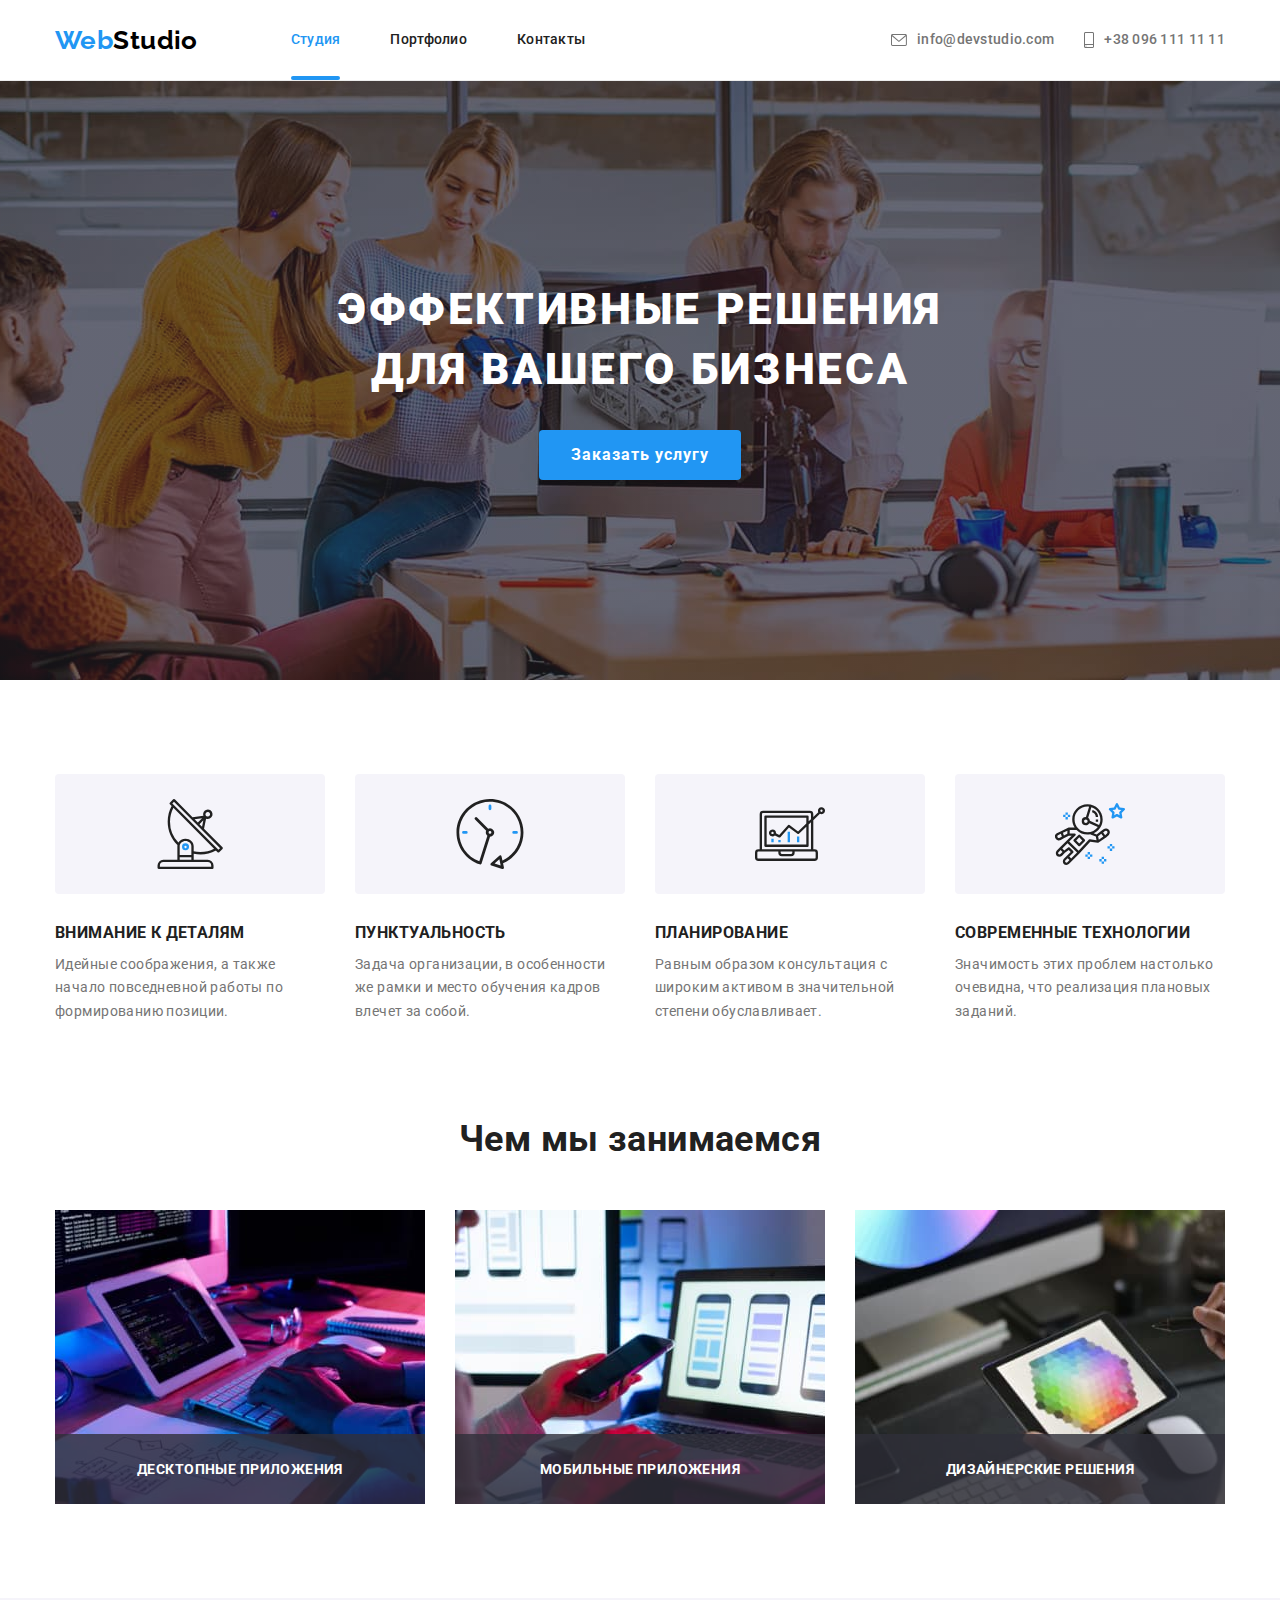
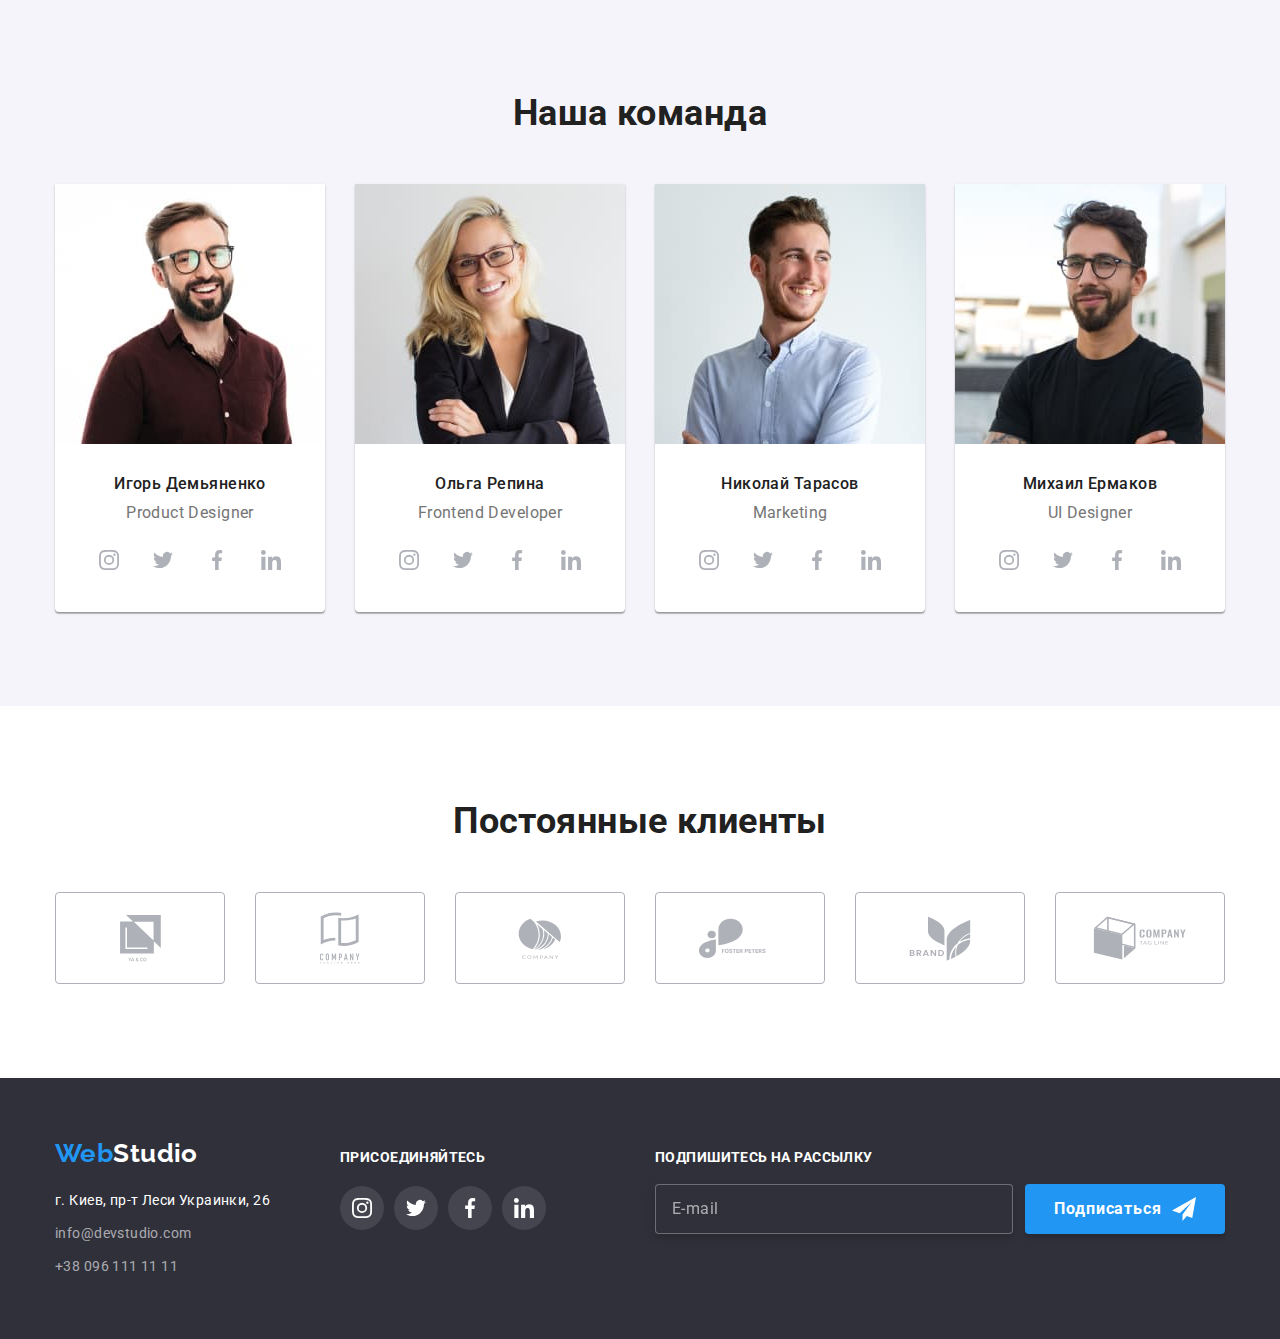
<file: index.html>
<!DOCTYPE html>
<html lang="ru">
    <head>
        <meta charset="UTF-8">
        <meta http-equiv="X-UA-Compatible" content="IE=edge">
        <meta name="viewport" content="width=device-width, initial-scale=1.0">
        <title>Document</title> 

        <link rel="preconnect" href="https://fonts.gstatic.com" />
        <link 
            href="https://fonts.googleapis.com/css2?family=Raleway:wght@700&family=Roboto:wght@400;500;700;900&display=swap"
            rel="stylesheet" />
        <link rel="stylesheet" href="https://cdnjs.cloudflare.com/ajax/libs/modern-normalize/1.0.0/modern-normalize.min.css" />
        <link rel="stylesheet" href="./css/styles.css" />
    </head>

  
    <body>
        <!-- Шапка -->
        <header class="page-header">
            <div class="container header">
                <nav class="header-links"> 
                    <!-- Логотип, название сайта и ссылка на Главную-->
                    <a class="logo" href="/">
                        Web<span class="logo-part">Studio</span>
                    </a>

                    <!-- Навигация в шапке -->
                    <ul class="site-nav list"> 
                        <li class="item"><a href="./index.html" class="link current">Студия</a></li>
                        <li class="item"><a href="./portfolio.html" class="link">Портфолио</a></li>
                        <li class="item"><a href="./contacts.html" class="link">Контакты</a></li>
                    </ul>
                </nav>

                <ul class="contacts list">
                    <li class="item">
                        <a href="mailto:info@devstudio.com" class="link">
                            <svg class="icon envelope" width="16" height="12">
                                <use href="./images/icons.svg#envelope"></use>
                            </svg>
                            info@devstudio.com
                        </a>
                    </li>
                    <li class="item">
                        <a href="tel:+380961111111" class="link">
                            <svg class="icon smartphone" width="10" height="16">
                                <use href="./images/icons.svg#smartphone"></use>
                            </svg>
                            +38 096 111 11 11
                        </a>
                    </li>
                </ul>
            </div>
        </header>

        <main>
            <!-- Баннер -->
            <section class="banner">
                <h1 class="banner-title">ЭФФЕКТИВНЫЕ РЕШЕНИЯ<br />ДЛЯ ВАШЕГО БИЗНЕСА</h1>
                <button data-modal-open type="button" class="buttons banner-button">Заказать услугу</button>
            </section>

            <!-- Особенности -->
            <section class="section">
                <div class="container">
                    <ul class="features list">
                        <li class="item">
                            <div class="features-icons">
                                <svg class="icon" width="70" height="70">
                                    <use href="./images/icons.svg#antenna"></use>
                                </svg>
                            </div>
                            <h3 class="features-title">ВНИМАНИЕ К ДЕТАЛЯМ</h3>
                            <p class="features-text">Идейные соображения, а также начало повседневной работы по формированию позиции.</p>
                        </li>
                        <li class="item">
                            <div class="features-icons">
                                <svg class="icon" width="70" height="70">
                                    <use href="./images/icons.svg#clock"></use>
                                </svg>
                            </div>
                            <h3 class="features-title">ПУНКТУАЛЬНОСТЬ</h3>
                            <p class="features-text">Задача организации, в особенности же рамки и место обучения кадров влечет за собой.</p>
                        </li>
                        <li class="item">
                            <div class="features-icons">
                                <svg class="icon" width="70" height="70">
                                    <use href="./images/icons.svg#diagram"></use>
                                </svg>
                            </div>
                            <h3 class="features-title" >ПЛАНИРОВАНИЕ</h3>
                            <p class="features-text">Равным образом консультация с широким активом в значительной степени обуславливает.</p>
                        </li>
                        <li class="item">
                            <div class="features-icons">
                                <svg class="icon" width="70" height="70">
                                    <use href="./images/icons.svg#astronaut"></use>
                                </svg>
                            </div>
                            <h3 class="features-title">СОВРЕМЕННЫЕ ТЕХНОЛОГИИ</h3>
                            <p class="features-text">Значимость этих проблем настолько очевидна, что реализация плановых заданий.</p>
                        </li>
                    </ul>
                </div>
            </section>

            <!-- Чем мы занимаемся -->
            <section class="section working">
                <div class="container">
                    <h2 class="section-title">Чем мы занимаемся</h2>
                    <ul class="img-work list">
                        <li class="item">
                            <img src="./images/img.jpg" alt="Компьютер" width="370" height="294">
                            <div class="work-title">
                                <h3 class="title">ДЕСКТОПНЫЕ ПРИЛОЖЕНИЯ</h3>
                            </div>
                        </li>
                        <li class="item">
                            <img src="./images/img2.jpg" alt="Телефон" width="370" height="294">
                            <div class="work-title">
                                <h3 class="title">МОБИЛЬНЫЕ ПРИЛОЖЕНИЯ</h3>
                            </div>
                        </li>
                        <li class="item">
                            <img src="./images/img3.jpg" alt="Планшет" width="370" height="294">
                            <div class="work-title">
                                <h3 class="title">ДИЗАЙНЕРСКИЕ РЕШЕНИЯ</h3>
                            </div>
                        </li>
                    </ul>
                </div>
            </section>

            <!-- Наша команда -->
            <section class="section team">
                <div class="container">
                    <h2 class="section-title">Наша команда</h2>
                    <ul class="dream-team list">
                        <li class="team-member">
                            <img src="./images/photo1.jpg" alt="Игорь Демьяненко" width="270" height="260">
                            <div class="member-content">
                                <h3 class="member-name">Игорь Демьяненко</h3>
                                <p class="member-position">Product Designer</p>
                            
                                <ul class="member-pages list">
                                    <li class="page item">
                                        <a href="" class="page-icon link" aria-label="Instagram">
                                            <svg class="icon" width="20" height="20">
                                                <use href="./images/icons.svg#instagram"></use>
                                            </svg>
                                        </a>
                                    </li>

                                    <li class="page item">
                                        <a href="" class="page-icon link" aria-label="Twitter">
                                            <svg class="icon" width="20" height="20">
                                                <use href="./images/icons.svg#twitter"></use>
                                            </svg>
                                        </a>
                                    </li>

                                    <li class="page item">
                                        <a href="" class="page-icon link" aria-label="Facebook">
                                            <svg class="icon" width="20" height="20">
                                                <use href="./images/icons.svg#facebook"></use>
                                            </svg>
                                        </a>
                                    </li>

                                    <li class="page item">
                                        <a href="" class="page-icon link" aria-label="Linkedin">
                                            <svg class="icon" width="20" height="20">
                                                <use href="./images/icons.svg#linkedin"></use>
                                            </svg>
                                        </a>
                                    </li>
                                </ul>
                            </div>
                        </li>
                        <li class="team-member">
                            <img src="./images/photo2.jpg" alt="Ольга Репина" width="270" height="260">
                            <div class="member-content">
                                <h3 class="member-name">Ольга Репина</h3>
                                <p class="member-position">Frontend Developer</p>

                                <ul class="member-pages list">
                                    <li class="page item">
                                        <a href="" class="page-icon link" aria-label="Instagram">
                                            <svg class="icon" width="20" height="20">
                                                <use href="./images/icons.svg#instagram"></use>
                                            </svg>
                                        </a>
                                    </li>
                                
                                    <li class="page item">
                                        <a href="" class="page-icon link" aria-label="Twitter">
                                            <svg class="icon" width="20" height="20">
                                                <use href="./images/icons.svg#twitter"></use>
                                            </svg>
                                        </a>
                                    </li>
                                
                                    <li class="page item">
                                        <a href="" class="page-icon link" aria-label="Facebook">
                                            <svg class="icon" width="20" height="20">
                                                <use href="./images/icons.svg#facebook"></use>
                                            </svg>
                                        </a>
                                    </li>
                                
                                    <li class="page item">
                                        <a href="" class="page-icon link" aria-label="Linkedin">
                                            <svg class="icon" width="20" height="20">
                                                <use href="./images/icons.svg#linkedin"></use>
                                            </svg>
                                        </a>
                                    </li>
                                </ul>
                            </div>
                        </li>
                        <li class="team-member">
                            <img src="./images/photo3.jpg" alt="Николай Тарасов" width="270" height="260">
                            <div class="member-content">
                                <h3 class="member-name">Николай Тарасов</h3>
                                <p class="member-position">Marketing</p>

                                <ul class="member-pages list">
                                    <li class="page item">
                                        <a href="" class="page-icon link" aria-label="Instagram">
                                            <svg class="icon" width="20" height="20">
                                                <use href="./images/icons.svg#instagram"></use>
                                            </svg>
                                        </a>
                                    </li>
                                
                                    <li class="page item">
                                        <a href="" class="page-icon link" aria-label="Twitter">
                                            <svg class="icon" width="20" height="20">
                                                <use href="./images/icons.svg#twitter"></use>
                                            </svg>
                                        </a>
                                    </li>
                                
                                    <li class="page item">
                                        <a href="" class="page-icon link" aria-label="Facebook">
                                            <svg class="icon" width="20" height="20">
                                                <use href="./images/icons.svg#facebook"></use>
                                            </svg>
                                        </a>
                                    </li>
                                
                                    <li class="page item">
                                        <a href="" class="page-icon link" aria-label="Linkedin">
                                            <svg class="icon" width="20" height="20">
                                                <use href="./images/icons.svg#linkedin"></use>
                                            </svg>
                                        </a>
                                    </li>
                                </ul>
                            </div>
                        </li>
                        <li class="team-member">
                            <img src="./images/photo4.jpg" alt="Михаил Ермаков" width="270" height="260">
                            <div class="member-content">
                                <h3 class="member-name">Михаил Ермаков</h3>
                                <p class="member-position">UI Designer</p>

                                <ul class="member-pages list">
                                    <li class="page item">
                                        <a href="" class="page-icon link" aria-label="Instagram">
                                            <svg class="icon" width="20" height="20">
                                                <use href="./images/icons.svg#instagram"></use>
                                            </svg>
                                        </a>
                                    </li>
                                
                                    <li class="page item">
                                        <a href="" class="page-icon link" aria-label="Twitter">
                                            <svg class="icon" width="20" height="20">
                                                <use href="./images/icons.svg#twitter"></use>
                                            </svg>
                                        </a>
                                    </li>
                                
                                    <li class="page item">
                                        <a href="" class="page-icon link" aria-label="Facebook">
                                            <svg class="icon" width="20" height="20">
                                                <use href="./images/icons.svg#facebook"></use>
                                            </svg>
                                        </a>
                                    </li>
                                
                                    <li class="page item">
                                        <a href="" class="page-icon link" aria-label="Linkedin">
                                            <svg class="icon" width="20" height="20">
                                                <use href="./images/icons.svg#linkedin"></use>
                                            </svg>
                                        </a>
                                    </li>
                                </ul>
                            </div>
                        </li>
                    </ul>
                </div>
            </section>

            <section class="section">
                <div class="container">
                    <h2 class="section-title">Постоянные клиенты</h2>
                
                    <ul class="clients list">
                        <li class="group item">
                            <a href="" class="group-icon link" aria-label="Company">
                                <svg class="icon" width="41" height="46.7">
                                    <use href="./images/icons.svg#group"></use>
                                </svg>
                            </a>
                        </li>

                        <li class="group item">
                            <a href="" class="group-icon link" aria-label="Company">
                                <svg class="icon" width="40" height="52">
                                    <use href="./images/icons.svg#group-2"></use>
                                </svg>
                            </a>
                        </li>

                        <li class="group item">
                            <a href="" class="group-icon link" aria-label="Company">
                                <svg class="icon" width="43.46" height="41.18">
                                    <use href="./images/icons.svg#group-3"></use>
                                </svg>
                            </a>
                        </li>

                        <li class="group item">
                            <a href="" class="group-icon link" aria-label="Company">
                                <svg class="icon" width="84.44" height="40.62">
                                    <use href="./images/icons.svg#group-4"></use>
                                </svg>
                            </a>
                        </li>

                        <li class="group item">
                            <a href="" class="group-icon link" aria-label="Company">
                                <svg class="icon" width="62.54" height="45.43">
                                    <use href="./images/icons.svg#group-5"></use>
                                </svg>
                            </a>
                        </li>

                        <li class="group item">
                            <a href="" class="group-icon link" aria-label="Company">
                                <svg class="icon" width="93.79" height="43.93">
                                    <use href="./images/icons.svg#group-6"></use>
                                </svg>
                            </a>
                        </li>
                    </ul>
                </div>
            </section>

        </main>

        <!-- Подвал -->
        <footer class="footer">
            <div class="container">
                <div class="footer-address">
                    <!-- Логотип, название сайта и ссылка на Главную-->
                    <a class="logo" href="/">
                        Web<span class="logo-part">Studio</span>
                    </a>

                    <address class="address">
                        <p class="address-text">г. Киев, пр-т Леси Украинки, 26</p>
                
                        <ul class="list">
                            <li class="item"><a href="mailto:info@devstudio.com" class="link">info@devstudio.com</a></li>
                            <li class="item"><a href="tel:+380961111111" class="link">+38 096 111 11 11</a></li>
                        </ul>
                    </address>
                </div>

                <div class="social">
                    <h3 class="title">ПРИСОЕДИНЯЙТЕСЬ</h3>

                    <ul class="social-pages list">
                        <li class="page item">
                            <a href="" class="page-icon link" aria-label="Instagram">
                                <svg class="icon" width="20" height="20">
                                    <use href="./images/icons.svg#instagram"></use>
                                </svg>
                            </a>
                        </li>
                    
                        <li class="page item">
                            <a href="" class="page-icon link" aria-label="Twitter">
                                <svg class="icon" width="20" height="20">
                                    <use href="./images/icons.svg#twitter"></use>
                                </svg>
                            </a>
                        </li>
                    
                        <li class="page item">
                            <a href="" class="page-icon link" aria-label="Facebook">
                                <svg class="icon" width="20" height="20">
                                    <use href="./images/icons.svg#facebook"></use>
                                </svg>
                            </a>
                        </li>
                    
                        <li class="page item">
                            <a href="" class="page-icon link" aria-label="Linkedin">
                                <svg class="icon" width="20" height="20">
                                    <use href="./images/icons.svg#linkedin"></use>
                                </svg>
                            </a>
                        </li>
                    </ul>

                </div>

                <form class="footer-form">
                    <h3 class="title">ПОДПИШИТЕСЬ НА РАССЫЛКУ</h3>

                    <div class="form">
                        <input class="form-input" type="email" name="client-mail" placeholder="E-mail"/>
                            <button type="submit" class="buttons submit-btn">
                                Подписаться
                                <svg class="send-icon" width="24" height="24">
                                    <use href="./images/icons.svg#line-send"></use>
                                </svg>
                            </button>
                    </div>
                </form>
            </div>
        </footer>

        <div data-modal class="backdrop is-hidden">
            <div class="modal">
                <button data-modal-close class="close-btn">
                    <svg class="close-icon" width="11" height="11">
                        <use href="./images/icons.svg#close"></use>
                    </svg>
                </button>

                <form class="modal-form">
                    <h3 class="modal-title">Оставьте свои данные, мы вам перезвоним</h3>
                    

                    <label class="form-field">
                        <span class="form-label">Имя</span>
                        <input type="text" name="client-name" class="form-input" required>
                        <svg class="form-icon" width="12" height="12">
                            <use href="./images/icons.svg#name"></use>
                        </svg>
                    </label>

                    <label class="form-field">
                        <span class="form-label">Телефон</span>
                        <input type="tel" name="client-tel" class="form-input" required>
                        <svg class="form-icon" width="13" height="13">
                            <use href="./images/icons.svg#phone"></use>
                        </svg>
                    </label>

                    <label class="form-field">
                        <span class="form-label">Почта</span>
                        <input type="email" name="client-mail" class="form-input">
                        <svg class="form-icon" width="15" height="12">
                            <use href="./images/icons.svg#envelope-form"></use>
                        </svg>
                    </label>

                    <label class="form-field">
                        <span class="form-label">Комментарий</span>
                        <textarea class="comment" name="client-comment" placeholder="Введите текст"></textarea>
                    </label>

                    <label class="policy-field">
                        <input class="checkbox" type="checkbox" name="policy" required>
                        <span class="icon"></span>
                        <span class="policy">Соглашаюсь с рассылкой и принимаю <a href="" class="contract-link">Условия договора</a></span>
                    </label>

                    <button class="buttons submit-btn" type="submit">Отправить</button>
                </form>
            </div>
        </div>

        <script src="./js/modal.js"></script> 
    </body>
</html>
</file>
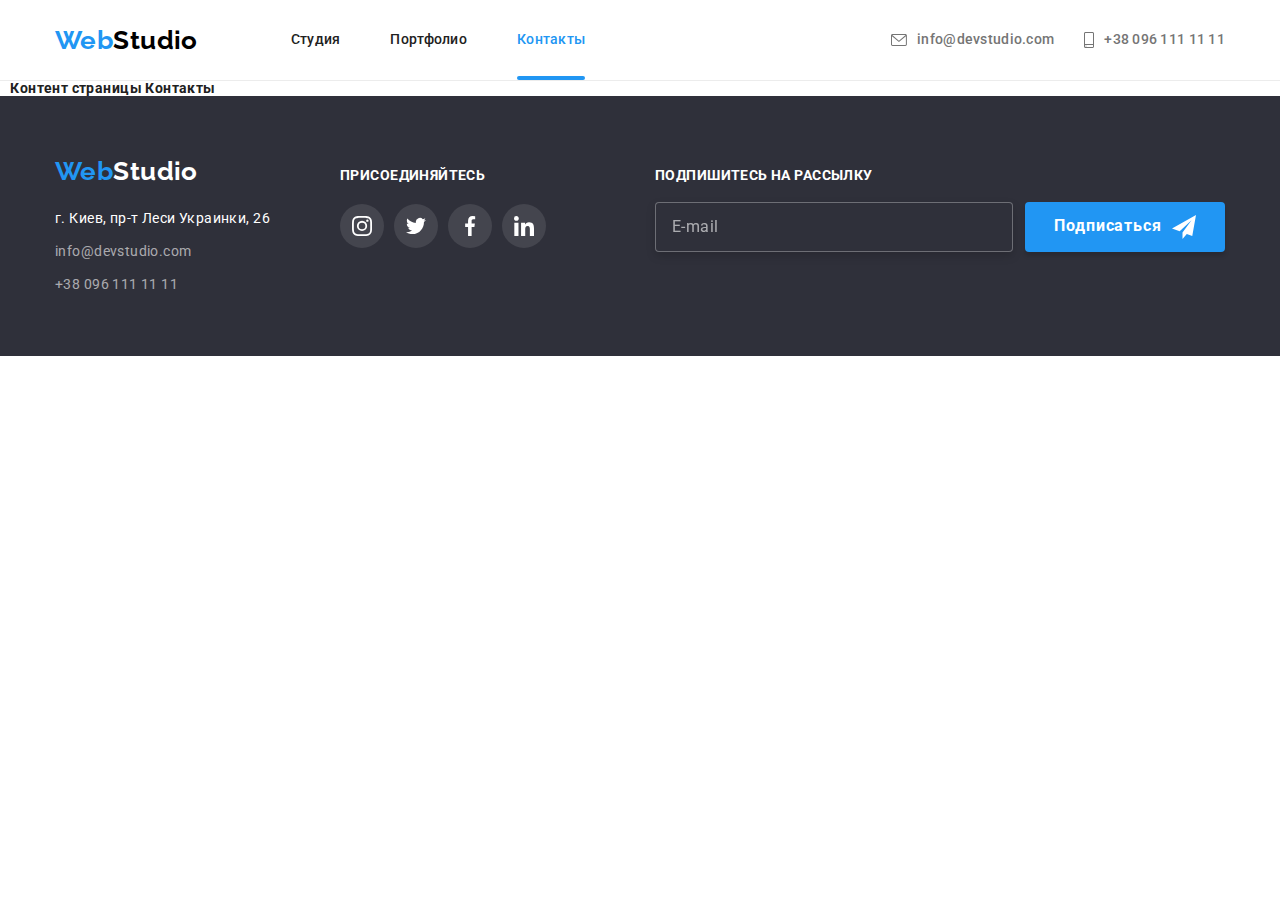
<file: contacts.html>
<!DOCTYPE html>
<html lang="ru">
    <head>
        <meta charset="UTF-8">
        <meta http-equiv="X-UA-Compatible" content="IE=edge">
        <meta name="viewport" content="width=device-width, initial-scale=1.0">
        <title>Document</title>

        <link rel="preconnect" href="https://fonts.gstatic.com" />
        <link
            href="https://fonts.googleapis.com/css2?family=Raleway:wght@700&family=Roboto:wght@400;500;700;900&display=swap"
            rel="stylesheet" />
        <link rel="stylesheet"
            href="https://cdnjs.cloudflare.com/ajax/libs/modern-normalize/1.0.0/modern-normalize.min.css" />
        <link rel="stylesheet" href="./css/styles.css" />
    </head>


    <body>
        <!-- Шапка -->
        <header class="page-header">
            <div class="container header">
                <nav class="header-links">
                    <!-- Логотип, название сайта и ссылка на Главную-->
                    <a class="logo" href="/">
                        Web<span class="logo-part">Studio</span>
                    </a>
        
                    <!-- Навигация в шапке -->
                    <ul class="site-nav list">
                        <li class="item"><a href="./index.html" class="link">Студия</a></li>
                        <li class="item"><a href="./portfolio.html" class="link">Портфолио</a></li>
                        <li class="item"><a href="./contacts.html" class="link current">Контакты</a></li>
                    </ul>
                </nav>
        
                <ul class="contacts list">
                    <li class="item">
                        <a href="mailto:info@devstudio.com" class="link">
                            <svg class="icon envelope" width="16" height="12">
                                <use href="./images/icons.svg#envelope"></use>
                            </svg>
                            info@devstudio.com
                        </a>
                    </li>
                    <li class="item">
                        <a href="tel:+380961111111" class="link">
                            <svg class="icon smartphone" width="10" height="16">
                                <use href="./images/icons.svg#smartphone"></use>
                            </svg>
                            +38 096 111 11 11
                        </a>
                    </li>
                </ul>
            </div>
        </header>


        <main>  
            Контент страницы Контакты
        </main>

        <!-- Подвал -->
        <footer class="footer">
            <div class="container">
                <div class="footer-address">
                    <!-- Логотип, название сайта и ссылка на Главную-->
                    <a class="logo" href="/">
                        Web<span class="logo-part">Studio</span>
                    </a>
        
                    <address class="address">
                        <p class="address-text">г. Киев, пр-т Леси Украинки, 26</p>
        
                        <ul class="list">
                            <li class="item"><a href="mailto:info@devstudio.com" class="link">info@devstudio.com</a></li>
                            <li class="item"><a href="tel:+380961111111" class="link">+38 096 111 11 11</a></li>
                        </ul>
                    </address>
                </div>
        
                <div class="social">
                    <h3 class="title">ПРИСОЕДИНЯЙТЕСЬ</h3>
        
                    <ul class="social-pages list">
                        <li class="page item">
                            <a href="" class="page-icon link" aria-label="Instagram">
                                <svg class="icon" width="20" height="20">
                                    <use href="./images/icons.svg#instagram"></use>
                                </svg>
                            </a>
                        </li>
        
                        <li class="page item">
                            <a href="" class="page-icon link" aria-label="Twitter">
                                <svg class="icon" width="20" height="20">
                                    <use href="./images/icons.svg#twitter"></use>
                                </svg>
                            </a>
                        </li>
        
                        <li class="page item">
                            <a href="" class="page-icon link" aria-label="Facebook">
                                <svg class="icon" width="20" height="20">
                                    <use href="./images/icons.svg#facebook"></use>
                                </svg>
                            </a>
                        </li>
        
                        <li class="page item">
                            <a href="" class="page-icon link" aria-label="Linkedin">
                                <svg class="icon" width="20" height="20">
                                    <use href="./images/icons.svg#linkedin"></use>
                                </svg>
                            </a>
                        </li>
                    </ul>
        
                </div>

                <form class="footer-form">
                    <h3 class="title">ПОДПИШИТЕСЬ НА РАССЫЛКУ</h3>
                
                    <div class="form">
                        <input class="form-input" type="email" name="client-mail" placeholder="E-mail" />
                        <button type="submit" class="buttons submit-btn">
                            Подписаться
                            <svg class="send-icon" width="24" height="24">
                                <use href="./images/icons.svg#line-send"></use>
                            </svg>
                        </button>
                    </div>
                </form>
            </div>
        
        </footer>
    </body>

</html>
</file>
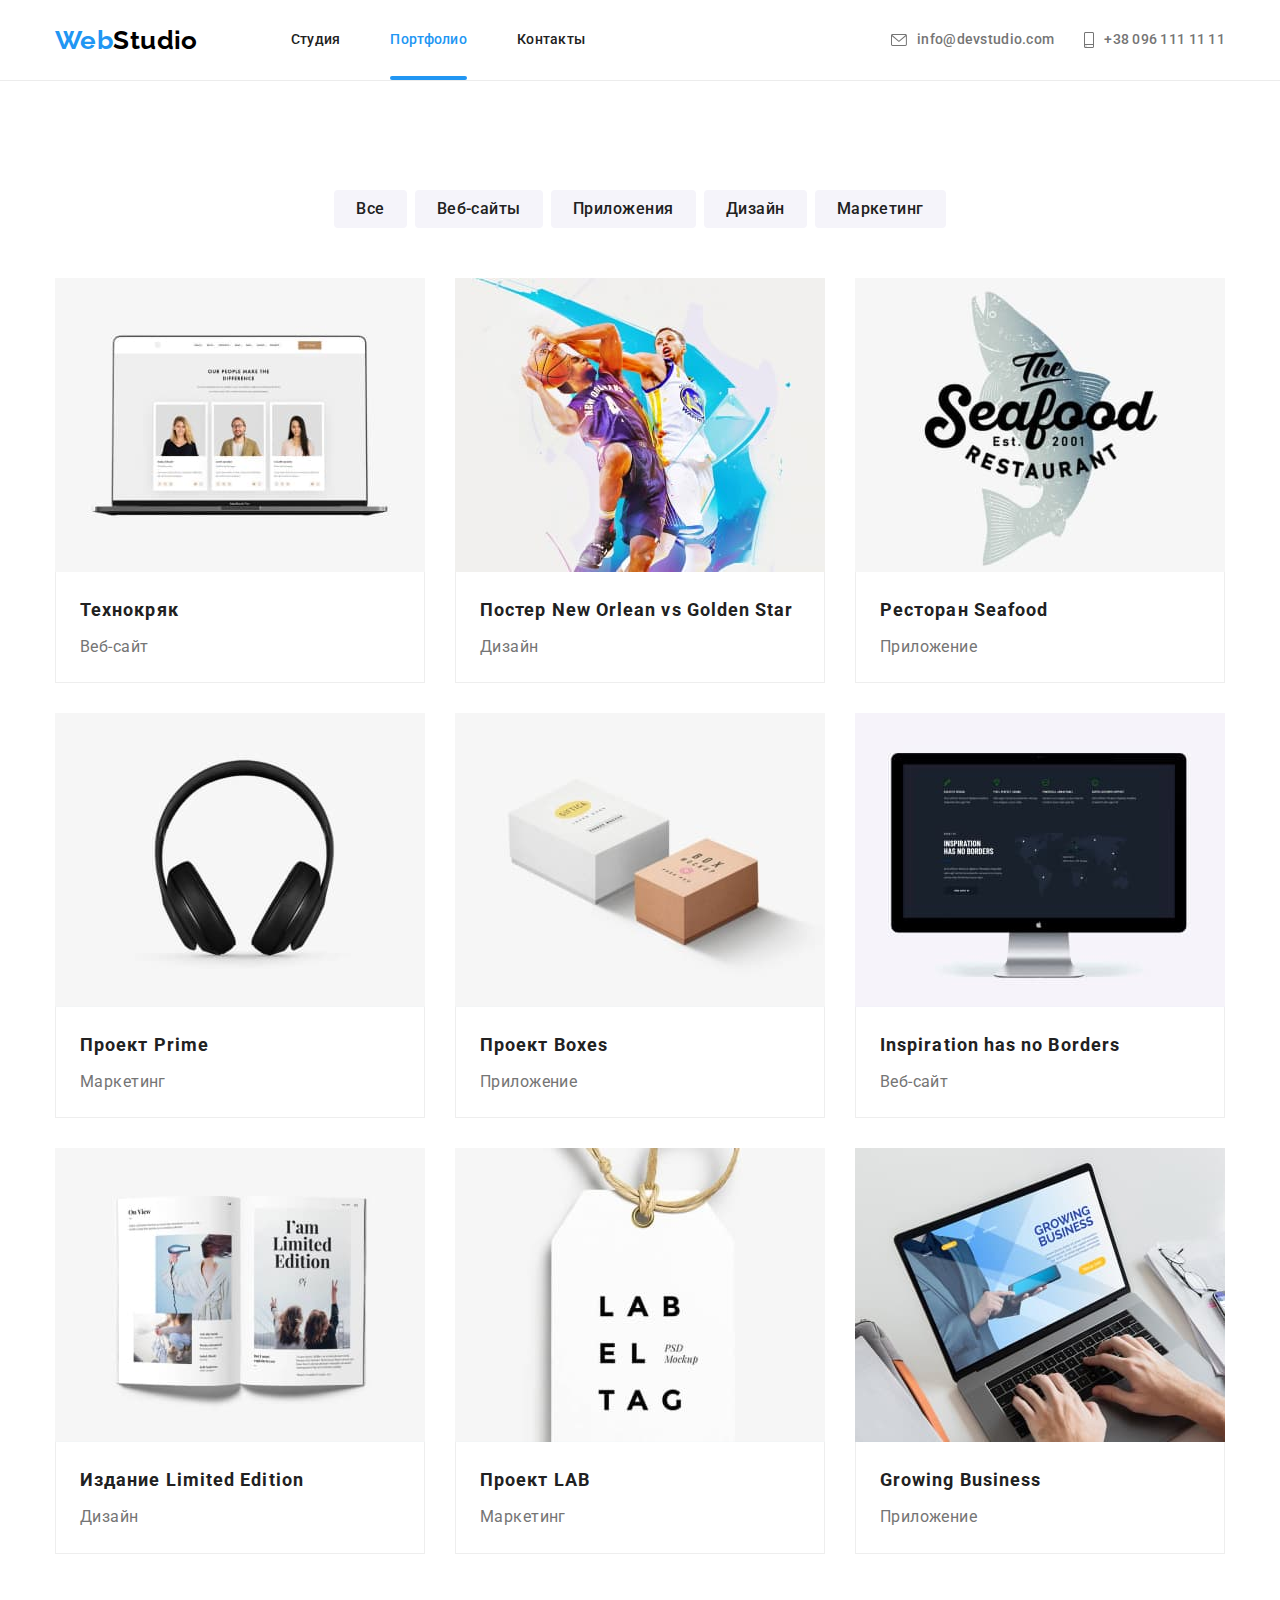
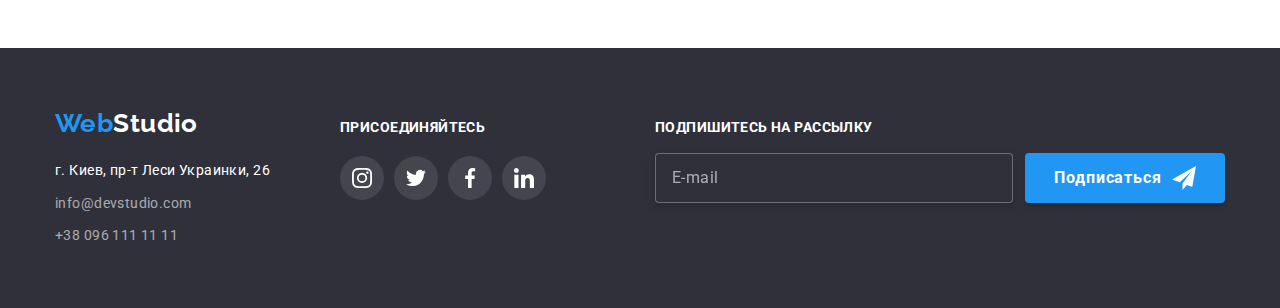
<file: portfolio.html>
<!DOCTYPE html>
<html lang="ru">
    <head>
        <meta charset="UTF-8">
        <meta http-equiv="X-UA-Compatible" content="IE=edge">
        <meta name="viewport" content="width=device-width, initial-scale=1.0">
        <title>Document</title>

        <link rel="preconnect" href="https://fonts.gstatic.com" />
        <link
            href="https://fonts.googleapis.com/css2?family=Raleway:wght@700&family=Roboto:wght@400;500;700;900&display=swap"
            rel="stylesheet" />
        <link rel="stylesheet"
            href="https://cdnjs.cloudflare.com/ajax/libs/modern-normalize/1.0.0/modern-normalize.min.css" />
        <link rel="stylesheet" href="./css/styles.css" />
    </head>


    <body>
        <!-- Шапка -->
        <header class="page-header">
            <div class="container header">
                <nav class="header-links">
                    <!-- Логотип, название сайта и ссылка на Главную-->
                    <a class="logo" href="/">
                        Web<span class="logo-part">Studio</span>
                    </a>

                    <!-- Навигация в шапке -->
                    <ul class="site-nav list">
                        <li class="item"><a href="./index.html" class="link">Студия</a></li>
                        <li class="item"><a href="./portfolio.html" class="link current">Портфолио</a></li>
                        <li class="item"><a href="./contacts.html" class="link">Контакты</a></li>
                    </ul>
                </nav>

                <ul class="contacts list">
                    <li class="item">
                        <a href="mailto:info@devstudio.com" class="link">
                            <svg class="icon envelope" width="16" height="12">
                                <use href="./images/icons.svg#envelope"></use>
                            </svg>
                            info@devstudio.com
                        </a>
                    </li>
                    <li class="item">
                        <a href="tel:+380961111111" class="link">
                            <svg class="icon smartphone" width="10" height="16">
                                <use href="./images/icons.svg#smartphone"></use>
                            </svg>
                            +38 096 111 11 11
                        </a>
                    </li>
                </ul>
            </div>
        </header>

        <main>  
            <section class="section">
                <div class="container">
                    <ul class="btns-filters list">
                        <li class="item"><button type="button" class="buttons filter">Все</button></li>
                        <li class="item"><button type="button" class="buttons filter">Веб-сайты</button></li>
                        <li class="item"><button type="button" class="buttons filter">Приложения</button></li>
                        <li class="item"><button type="button" class="buttons filter">Дизайн</button></li>
                        <li class="item"><button type="button" class="buttons filter">Маркетинг</button></li>
                    </ul>
                

                    <ul class="projects list">
                        <li class="project">
                            <a href="" class="link">
                                <div class="project-thumb">
                                    <img src="./images/img-1.jpg" alt="МакБук" width="370" height="294">

                                    <div class="project-description">
                                        <p class="description">
                                            Технокряк это современная площадка распространения коровируса. Компании используют эту платформу для цифрового
                                            шпионажа и атак на защищенные сервера конкурентов.
                                        </p>
                                    </div>
                                </div>  
                                
                                <div class="project-content">
                                    <h2 class="project-name">Технокряк</h2>
                                    <p class="project-type">Веб-сайт</p>
                                </div>
                            </a>
                        </li>
                        
                        <li class="project">
                            <a href="" class="link">
                                <div class="project-thumb">
                                    <img src="./images/img-2.jpg" alt="Игра в баскетбол" width="370" height="294">

                                    <div class="project-description">
                                        <p class="description">
                                            Технокряк это современная площадка распространения коровируса. Компании используют эту платформу для цифрового
                                            шпионажа и атак на защищенные сервера конкурентов.
                                        </p>
                                    </div>
                                </div>

                                <div class="project-content">
                                    <h2 class="project-name">Постер New Orlean vs Golden Star</h2>
                                    <p class="project-type">Дизайн</p>
                                </div>
                            </a>
                        </li>

                        <li class="project">
                            <a href="" class="link">
                                <div class="project-thumb">
                                    <img src="./images/img-3.jpg" alt="Логотип ресторана" width="370" height="294">

                                    <div class="project-description">
                                        <p class="description">
                                            Технокряк это современная площадка распространения коровируса. Компании используют эту платформу для цифрового
                                            шпионажа и атак на защищенные сервера конкурентов.
                                        </p>
                                    </div>
                                </div>

                                <div class="project-content">
                                    <h2 class="project-name">Ресторан Seafood</h2>
                                    <p class="project-type">Приложение</p>
                                </div>
                            </a>
                        </li>

                        <li class="project">
                            <a href="" class="link">
                                <div class="project-thumb">
                                    <img src="./images/img-4.jpg" alt="Черные нушники" width="370" height="294">

                                    <div class="project-description">
                                        <p class="description">
                                            Технокряк это современная площадка распространения коровируса. Компании используют эту платформу для цифрового
                                            шпионажа и атак на защищенные сервера конкурентов.
                                        </p>
                                    </div>
                                </div>

                                <div class="project-content">
                                    <h2 class="project-name">Проект Prime</h2>
                                    <p class="project-type">Маркетинг</p>
                                </div>
                            </a>
                        </li>
                        <li class="project">
                            <a href="" class="link">
                                <div class="project-thumb">
                                    <img src="./images/img-5.jpg" alt="Две коробки" width="370" height="294">

                                    <div class="project-description">
                                        <p class="description">
                                            Технокряк это современная площадка распространения коровируса. Компании используют эту платформу для цифрового
                                            шпионажа и атак на защищенные сервера конкурентов.
                                        </p>
                                    </div>
                                </div>

                                <div class="project-content">
                                    <h2 class="project-name">Проект Boxes</h2>
                                    <p class="project-type">Приложение</p>
                                </div>
                            </a>
                        </li>
                        <li class="project">
                            <a href="" class="link">
                                <div class="project-thumb">
                                    <img src="./images/img-6.jpg" alt="АйМак" width="370" height="294">

                                    <div class="project-description">
                                        <p class="description">
                                            Технокряк это современная площадка распространения коровируса. Компании используют эту платформу для цифрового
                                            шпионажа и атак на защищенные сервера конкурентов.
                                        </p>
                                    </div>
                                </div>

                                <div class="project-content">
                                    <h2 class="project-name">Inspiration has no Borders</h2>
                                    <p class="project-type">Веб-сайт</p>
                                </div>
                            </a>
                        </li>
                        <li class="project">
                            <a href="" class="link">
                                <div class="project-thumb">
                                    <img src="./images/img-7.jpg" alt="Книга" width="370" height="294">

                                    <div class="project-description">
                                        <p class="description">
                                            Технокряк это современная площадка распространения коровируса. Компании используют эту платформу для цифрового
                                            шпионажа и атак на защищенные сервера конкурентов.
                                        </p>
                                    </div>
                                </div>

                                <div class="project-content">
                                    <h2 class="project-name">Издание Limited Edition</h2>
                                    <p class="project-type">Дизайн</p>
                                </div>
                            </a>
                        </li>
                        <li class="project">
                            <a href="" class="link">
                                <div class="project-thumb">
                                    <img src="./images/img-8.jpg" alt="Ярлык" width="370" height="294">

                                    <div class="project-description">
                                        <p class="description">
                                            Технокряк это современная площадка распространения коровируса. Компании используют эту платформу для цифрового
                                            шпионажа и атак на защищенные сервера конкурентов.
                                        </p>
                                    </div>
                                </div>

                                <div class="project-content">
                                    <h2 class="project-name">Проект LAB</h2>
                                    <p class="project-type">Маркетинг</p>
                                </div>
                            </a>
                        </li>
                        <li class="project">
                            <a href="" class="link">
                                <div class="project-thumb">
                                    <img src="./images/img-9.jpg" alt="Работа за ноутбуком" width="370" height="294">

                                    <div class="project-description">
                                        <p class="description">
                                            Технокряк это современная площадка распространения коровируса. Компании используют эту платформу для цифрового
                                            шпионажа и атак на защищенные сервера конкурентов.
                                        </p>
                                    </div>
                                </div>

                                <div class="project-content">
                                    <h2 class="project-name">Growing Business</h2>
                                    <p class="project-type">Приложение</p>
                                </div>
                            </a>
                        </li>
                    </ul>
                </div>

            </section>

        </main>

        <!-- Подвал -->
        <footer class="footer">
            <div class="container">
                <div class="footer-address">
                    <!-- Логотип, название сайта и ссылка на Главную-->
                    <a class="logo" href="/">
                        Web<span class="logo-part">Studio</span>
                    </a>
        
                    <address class="address">
                        <p class="address-text">г. Киев, пр-т Леси Украинки, 26</p>
        
                        <ul class="list">
                            <li class="item"><a href="mailto:info@devstudio.com" class="link">info@devstudio.com</a></li>
                            <li class="item"><a href="tel:+380961111111" class="link">+38 096 111 11 11</a></li>
                        </ul>
                    </address>
                </div>
        
                <div class="social">
                    <h3 class="title">ПРИСОЕДИНЯЙТЕСЬ</h3>
        
                    <ul class="social-pages list">
                        <li class="page item">
                            <a href="" class="page-icon link" aria-label="Instagram">
                                <svg class="icon" width="20" height="20">
                                    <use href="./images/icons.svg#instagram"></use>
                                </svg>
                            </a>
                        </li>
        
                        <li class="page item">
                            <a href="" class="page-icon link" aria-label="Twitter">
                                <svg class="icon" width="20" height="20">
                                    <use href="./images/icons.svg#twitter"></use>
                                </svg>
                            </a>
                        </li>
        
                        <li class="page item">
                            <a href="" class="page-icon link" aria-label="Facebook">
                                <svg class="icon" width="20" height="20">
                                    <use href="./images/icons.svg#facebook"></use>
                                </svg>
                            </a>
                        </li>
        
                        <li class="page item">
                            <a href="" class="page-icon link" aria-label="Linkedin">
                                <svg class="icon" width="20" height="20">
                                    <use href="./images/icons.svg#linkedin"></use>
                                </svg>
                            </a>
                        </li>
                    </ul>
        
                </div>

                <form class="footer-form">
                    <h3 class="title">ПОДПИШИТЕСЬ НА РАССЫЛКУ</h3>
                
                    <div class="form">
                        <input class="form-input" type="email" name="client-mail" placeholder="E-mail" />
                        <button type="submit" class="buttons submit-btn">
                            Подписаться
                            <svg class="send-icon" width="24" height="24">
                                <use href="./images/icons.svg#line-send"></use>
                            </svg>
                        </button>
                    </div>
                </form>
            </div>
        
        </footer>
    
    </body>
</html>
</file>
<file: css/styles.css>
:root {
  --primery-text-color: #212121;
  --title-text-color: #757575;
  --accent-color: #2196f3;
  --white-text-color: #ffffff;
  --logo-header-part-color: #000000;
  --logo-footer-part-color: #ffffff;
  --contacts-header-color: #757575;
  --contacts-footer-color: rgba(255, 255, 255, 0.6);
  --placeholder-text-color: rgba(117, 117, 117, 0.5);

  --banner-btn-hover-color: #188ce8;
  --primery-bg-color: #ffffff;
  --second-bg-color: #2f303a;
  --icon-bg-color: #f5f4fa;
  --icon-fill-color: #afb1b8;
  --footer-icon-bg-color: rgba(255, 255, 255, 0.1);
  --modal-bg-overlay-color: rgba(0, 0, 0, 0.2);
  --work-title-bg-color: rgba(47, 48, 58, 0.8);
  --thumb-bg-color: rgba(33, 150, 243, 0.9);

  --border-header-color: #ececec;
  --card-border-color: #eeeeee;
  --modal-close-border-color: rgba(0, 0, 0, 0.1);
  --form-input-border: rgba(33, 33, 33, 0.2);
  --form-input-footer-border: rgba(255, 255, 255, 0.3);

  --card-shadow: 0px 1px 3px rgba(0, 0, 0, 0.12),
    0px 1px 1px rgba(0, 0, 0, 0.14), 0px 2px 1px rgba(0, 0, 0, 0.2);
  --filters-shadow: 0px 3px 1px rgba(0, 0, 0, 0.1),
    0px 1px 2px rgba(0, 0, 0, 0.08), 0px 2px 2px rgba(0, 0, 0, 0.12);
  --card-projects-shadow: 0px 1px 1px rgba(0, 0, 0, 0.12),
    0px 4px 4px rgba(0, 0, 0, 0.06), 1px 4px 6px rgba(0, 0, 0, 0.16);
  --modal-shadow: 0px 1px 3px rgba(0, 0, 0, 0.12),
    0px 1px 1px rgba(0, 0, 0, 0.14), 0px 2px 1px rgba(0, 0, 0, 0.2);
  --banner-button-shadow: 0px 4px 4px rgba(0, 0, 0, 0.15);

  --card-gap: 30px;
  --timing-function: cubic-bezier(0.4, 0, 0.2, 1);
}

/* Общие свойства */

/* страница */
body {
  font-family: Roboto, sans-serif;
  font-weight: 700;
  font-size: 14px;
  letter-spacing: 0.03em;

  padding-top: 80px;

  background-color: var(--primery-bg-color);
  color: var(--primery-text-color);
}

/* все img-файлы */
img {
  display: block;
  max-width: 100%;
  height: auto;
}

/* маркеры в списках */
.list {
  padding: 0;
  margin: 0;

  list-style: none;
}

/* все контейнеры */
.container {
  width: 1200px;
  padding-left: 15px;
  padding-right: 15px;
  margin-left: auto;
  margin-right: auto;
}

/* шапка */
.page-header {
  border-bottom: 1px solid var(--border-header-color);

  min-height: 80px;

  position: fixed;
  top: 0;
  left: 0;
  width: 100%;
  z-index: 1;

  background-color: var(--primery-bg-color);
}

.container.header {
  display: flex;
  align-items: center;
}

.header-links {
  display: flex;
  align-items: center;
}

.page-header .link {
  font-weight: 500;
  line-height: 1.14;
  letter-spacing: 0.02em;
  text-decoration: none;
}

/* логотип в шапке */
.logo {
  margin-right: 93px;

  font-family: Raleway, sans-serif;
  font-size: 26px;
  line-height: 1.19;
  text-decoration: none;

  color: var(--accent-color);
}

.page-header .logo-part {
  color: var(--logo-header-part-color);
}

/* навигация сайта */
.site-nav {
  display: flex;
}

.site-nav .item:not(:last-child) {
  margin-right: 50px;
}

.site-nav .link {
  display: block;
  padding-top: 32px;
  padding-bottom: 32px;

  color: var(--primery-text-color);

  transition: color 250ms var(--timing-function);
}

.site-nav .link:hover,
.site-nav .link:focus,
.site-nav .link:active {
  color: var(--accent-color);
}

.site-nav .link.current {
  position: relative;

  color: var(--accent-color);
}

.site-nav .link.current::after {
  content: "";
  position: absolute;
  bottom: 0;
  left: 0;

  display: inline-block;
  width: 100%;
  height: 4px;

  background-color: var(--accent-color);
  border-radius: 2px;
}

/* контакты в шапке */
.contacts {
  display: flex;
  margin-left: auto;
}

.contacts .item:not(:last-child) {
  margin-right: 30px;
}

.contacts .item {
  color: var(--contacts-header-color);
}

.contacts .link {
  display: flex;

  align-items: center;

  padding-top: 32px;
  padding-bottom: 32px;

  color: var(--contacts-header-color);

  transition: color 250ms var(--timing-function);
}

.contacts .link:hover,
.contacts .link:focus,
.contacts .link:active {
  color: var(--accent-color);
}

.contacts .icon {
  margin-right: 10px;

  fill: currentColor;

  transition: fill 250ms var(--timing-function);
}

.contacts .icon:hover,
.contacts .icon:focus {
  fill: var(--accent-color);
}

/* баннер */
.banner {
  max-width: 1600px;
  height: 600px;

  padding-top: 200px;
  padding-bottom: 200px;
  margin-left: auto;
  margin-right: auto;

  text-align: center;

  background-color: var(--second-bg-color);
  background-image: linear-gradient(
      rgba(47, 48, 58, 0.4),
      rgba(47, 48, 58, 0.4)
    ),
    url(../images/img-bg.jpg);
  background-repeat: no-repeat;
  background-size: cover;
  background-position: center;
}

.banner-title {
  margin-top: 0;
  margin-bottom: var(--card-gap);

  font-weight: 900;
  font-size: 44px;
  line-height: 1.36;
  letter-spacing: 0.06em;
  text-transform: uppercase;

  color: var(--white-text-color);
}

/* кнопка в баннере */
.buttons {
  font-family: inherit;
  font-style: normal;
  font-size: 16px;
  text-align: center;

  border-radius: 4px;

  cursor: pointer;
}

.buttons.banner-button {
  padding: 10px 32px;
  min-width: 200px;

  font-weight: 700;
  line-height: 1.9;
  letter-spacing: 0.06em;

  color: var(--white-text-color);
  background-color: var(--accent-color);
  border: transparent;
  box-shadow: var(--banner-button-shadow);

  transition: background-color 250ms var(--timing-function);
}

.buttons.banner-button:hover,
.buttons.banner-button:focus {
  background-color: var(--banner-btn-hover-color);
}

/* все секции, кроме баннера */
.section {
  padding-top: 94px;
  padding-bottom: 94px;
}

/* все заголовки секций */
.section-title {
  margin-top: 0;
  margin-bottom: 50px;

  font-size: 36px;
  line-height: 1.17;
  text-align: center;

  color: var(--primery-text-color);
}

/* особенности */
.features {
  display: flex;
}

.features .item {
  width: calc((100% - 90px) / 4);
}

.features .item:not(:last-child) {
  margin-right: var(--card-gap);
}

.features-icons {
  display: flex;
  justify-content: center;
  align-items: center;

  height: 120px;
  margin-bottom: 30px;

  background-color: var(--icon-bg-color);
  border-radius: 4px;
}

.features-title {
  margin-top: 0;
  margin-bottom: 10px;

  line-height: 1.14;
  text-transform: uppercase;

  color: var(--primery-text-color);
}

.features-text {
  margin-top: 0;
  margin-bottom: 0;

  font-weight: 400;
  line-height: 1.7;

  color: var(--title-text-color);
}

/* чем мы занимаемся */
.section.working {
  padding-top: 0;
}

.img-work {
  display: flex;
}

.img-work .item {
  position: relative;

  width: calc((100% - 60px) / 3);
}

.img-work .item:not(:last-child) {
  margin-right: var(--card-gap);
}

.work-title {
  position: absolute;
  bottom: 0;
  left: 0;

  display: flex;
  justify-content: center;
  align-items: center;

  width: 100%;
  height: 70px;

  background-color: var(--work-title-bg-color);
}

.title {
  margin: 0;

  font-size: 14px;
  line-height: 0.9;
  text-align: center;
  text-transform: uppercase;

  color: var(--white-text-color);
}

/* наша команда */
.section.team {
  background-color: var(--icon-bg-color);
}

.dream-team {
  display: flex;
}

.team-member {
  width: calc((100% - 90px) / 4);

  background-color: var(--primery-bg-color);
  box-shadow: var(--card-shadow);
  border-radius: 0px 0px 4px 4px;
  overflow: hidden;
}

.team-member:not(:last-child) {
  margin-right: var(--card-gap);
}

.member-content {
  padding-top: 30px;
  padding-bottom: 30px;
}

.member-name {
  margin-top: 0;
  margin-bottom: 10px;

  font-weight: 500;
  font-size: 16px;
  line-height: 1.19;
  text-align: center;

  color: var(--primery-text-color);
}

.member-position {
  margin-top: 0;
  margin-bottom: 16px;

  font-weight: 400;
  font-size: 16px;
  line-height: 1.19;
  text-align: center;

  color: var(--title-text-color);
}

.member-pages {
  display: flex;
  justify-content: center;
}

.member-pages .page:not(:last-child) {
  margin-right: 10px;
}

.member-pages .page-icon {
  display: flex;
  justify-content: center;
  align-items: center;
  border-radius: 50%;

  width: 44px;
  height: 44px;

  color: var(--icon-fill-color);

  transition: color 250ms var(--timing-function),
    background-color 250ms var(--timing-function);
}

.member-pages .page-icon:hover,
.member-pages .page-icon:focus {
  background-color: var(--accent-color);
  color: var(--primery-bg-color);
}

.page-icon .icon {
  fill: currentColor;
}

/* постоянные клиенты */
.clients {
  display: flex;
}

.clients .group:not(:last-child) {
  margin-right: 30px;
}

.clients .group-icon {
  display: flex;
  justify-content: center;
  align-items: center;

  width: 170px;
  height: 92px;

  color: var(--icon-fill-color);
  border: 1px solid var(--icon-fill-color);
  border-radius: 4px;

  transition: border-color 250ms var(--timing-function),
    color 250ms var(--timing-function);
}

.clients .group-icon:hover,
.clients .group-icon:focus {
  border-color: var(--accent-color);
  color: var(--accent-color);
}

.group .icon {
  fill: currentColor;
}

/* подвал */
.footer {
  padding: 60px 0;

  background-color: var(--second-bg-color);
}

.footer .container {
  display: flex;
  align-items: baseline;
}

.footer-address {
  margin-right: 70px;
}

.footer-address .logo {
  display: inline-block;

  margin-right: 0;
  margin-bottom: 20px;
}

.footer-address .logo-part {
  color: var(--logo-footer-part-color);
}

.footer-address .address {
  font-style: normal;
  font-weight: 400;
  line-height: 1.7;

  color: var(--white-text-color);
}

.footer-address .address-text {
  margin-top: 0;
  margin-bottom: 9px;
}

/* контакты в подвале */
.footer-address .item:not(:last-child) {
  margin-bottom: 9px;
}

.footer-address .link {
  color: var(--contacts-footer-color);
  text-decoration: none;

  transition: color 250ms var(--timing-function);
}

.footer-address .link:hover,
.footer-address .link:focus,
.footer-address .link:active {
  color: var(--accent-color);
}

.footer .social {
  margin: 0;
  margin-right: 93px;
}

.social .title {
  margin-top: 0;
  margin-bottom: 20px;

  font-size: 14px;
  line-height: 1.14;
  text-transform: uppercase;
  text-align: left;

  color: var(--white-text-color);
}

.social-pages {
  display: flex;
}

.social-pages .page:not(:last-child) {
  margin-right: 10px;
}

.social-pages .page-icon {
  display: flex;
  justify-content: center;
  align-items: center;

  width: 44px;
  height: 44px;

  color: var(--primery-bg-color);
  background-color: var(--footer-icon-bg-color);
  border-radius: 50%;

  transition: background-color 250ms var(--timing-function);
}

.social-pages .page-icon:hover,
.social-pages .page-icon:focus {
  background-color: var(--accent-color);
}

.page-icon .icon {
  fill: currentColor;
}

.footer-form {
  margin: 0;
  margin-left: auto;
}

.footer-form .title {
  margin-bottom: 20px;

  text-align: left;
}

.footer-form .form {
  display: flex;
}

.footer-form .form-input {
  width: 358px;
  height: 50px;
  margin-right: 12px;
  padding: 15px 16px;
  outline: none;

  border: 1px solid var(--form-input-footer-border);
  border-radius: 4px;
  filter: drop-shadow(var(--banner-button-shadow));

  background-color: var(--second-bg-color);
  color: var(--white-text-color);
}

.footer-form .form-input::placeholder {
  font-weight: 400;
  font-size: 16px;
  line-height: 0.8;
  letter-spacing: 0.03em;

  color: var(--contacts-footer-color);
}

.footer-form .send-icon {
  margin-left: 10px;
}

/* стили для страницы Портфолио */
.btns-filters {
  display: flex;
  justify-content: center;

  margin-bottom: 50px;
}

.btns-filters .item:not(:last-child) {
  margin-right: 8px;
}

.buttons.filter {
  padding: 6px 22px;

  font-weight: 500;
  line-height: 1.6;
  letter-spacing: 0.03em;

  color: var(--primery-text-color);
  background-color: var(--icon-bg-color);
  border: transparent;

  transition: color 250ms var(--timing-function),
    background-color 250ms var(--timing-function),
    box-shadow 250ms var(--timing-function);
}

.buttons.filter:hover,
.buttons.filter:focus,
.buttons.filter:active {
  color: var(--white-text-color);
  background-color: var(--accent-color);
  box-shadow: var(--filters-shadow);
}

/* projects cards */
.projects {
  display: flex;
  flex-wrap: wrap;
}

.project {
  width: calc((100% - 60px) / 3);

  background-color: var(--primery-bg-color);
}

.project:not(:nth-child(3n)) {
  margin-right: var(--card-gap);
}

.project:not(:nth-last-child(-n + 3)) {
  margin-bottom: var(--card-gap);
}

.projects .link {
  display: block;

  text-decoration: none;

  transition: box-shadow 250ms var(--timing-function);
}

.projects .link:hover,
.projects .link:focus {
  box-shadow: var(--card-projects-shadow);
}

.project-thumb {
  position: relative;
  overflow: hidden;
}

.project-description {
  position: absolute;
  top: 0;
  left: 0;
  width: 100%;
  height: 100%;

  background-color: var(--thumb-bg-color);

  transition: transform 250ms var(--timing-function);

  transform: translateY(100%);
}

.projects .link:hover .project-description,
.projects .link:focus .project-description {
  transform: translateY(0);
}

.description {
  position: absolute;
  top: 50%;
  left: 50%;
  transform: translate(-50%, -50%);

  margin: 0;

  width: 322px;
  height: 168px;

  font-weight: 400;
  font-size: 18px;
  line-height: 28px;
  /* line height: 0.64; */
  /* line-height ставила 0.64 но почему то не работает */

  color: var(--white-text-color);
}

.project-content {
  padding: 20px 24px;

  border-top: transparent;
  border-bottom: 1px solid var(--card-border-color);
  border-right: 1px solid var(--card-border-color);
  border-left: 1px solid var(--card-border-color);
}

.project-name {
  margin-top: 0;
  margin-bottom: 4px;

  font-size: 18px;
  line-height: 2;
  letter-spacing: 0.06em;

  color: var(--primery-text-color);
}

.project-type {
  margin: 0;

  font-weight: 400;
  font-size: 16px;
  line-height: 1.9;

  color: var(--title-text-color);
}

/* модальное окно */
.backdrop {
  position: fixed;
  top: 0;
  left: 0;

  width: 100%;
  height: 100%;

  background-color: var(--modal-bg-overlay-color);

  opacity: 1;
  transition: opacity 250ms var(--timing-function);
}

.backdrop.is-hidden {
  opacity: 0;
  pointer-events: none;
}

.backdrop.is-hidden .modal {
  transform: translate(-50%, -50%) scale(1.1);
}

.modal {
  position: absolute;
  top: 50%;
  left: 50%;
  padding: 40px;

  min-width: 528px;

  background-color: var(--primery-bg-color);
  box-shadow: var(--modal-shadow);
  border-radius: 4px;

  transform: translate(-50%, -50%) scale(1);
  transition: transform 250ms var(--timing-function);
}

.close-btn {
  position: fixed;
  top: 8px;
  right: 8px;

  display: inline-block;
  justify-content: center;
  align-items: center;

  width: 30px;
  height: 30px;

  background-color: var(--primery-bg-color);
  border: 1px solid var(--modal-close-border-color);
  border-radius: 50%;
  cursor: pointer;

  transition: fill 250ms var(--timing-function);
}

.close-btn:hover,
.close-btn:focus {
  fill: var(--accent-color);
}

.modal-form {
  position: relative;
}

.modal-title {
  margin: 0;
  margin-bottom: 12px;

  font-size: 20px;
  line-height: 0.9;
  text-align: center;

  color: var(--primery-text-color);
}

.form-field {
  position: relative;

  display: flex;
  flex-direction: column;

  margin-bottom: 10px;
}

.modal-form .form-label {
  margin-bottom: 4px;

  font-weight: 400;
  font-size: 12px;
  line-height: 0.9;
  letter-spacing: 0.01em;

  color: var(--title-text-color);
}

.form-field .form-input {
  width: 100%;
  height: 40px;
  margin: 0;
  padding: 0;
  padding-left: 42px;

  border: 1px solid var(--form-input-border);
  border-radius: 4px;
}

.form-field:focus-within .form-input {
  outline: none;
  border: 1px solid var(--accent-color);
}

.form-field .form-icon {
  position: absolute;
  bottom: 14px;
  left: 15px;
}

.form-field:focus-within .form-icon {
  fill: var(--accent-color);
}

.comment {
  resize: none;

  width: 448px;
  height: 120px;

  padding: 12px 16px;
  margin-bottom: 20px;

  border: 1px solid var(--form-input-border);
  border-radius: 4px;
}

.form-field:focus-within .comment {
  outline: none;
  border: 1px solid var(--accent-color);
}

.form-field .form-input::placeholder {
  font-weight: 400;
  font-size: 12px;
  line-height: 0.9;
  letter-spacing: 0.01em;

  color: var(--placeholder-text-color);
}

.policy-field {
  display: flex;
  align-items: center;
  justify-content: center;
  margin-bottom: 30px;

  color: var(--white-text-color);
}

.policy-field .policy {
  font-weight: 400;
  line-height: 0.6;

  color: var(--title-text-color);
}

.policy-field .checkbox {
  /* -webkit-appearance: none;
  -moz-appearance: none;
  appearance: none;

  position: absolute; */

  position: absolute;
  width: 1px;
  height: 1px;
  margin: -1px;
  padding: 0;
  overflow: hidden;
  border: 0;
  clip: rect(0 0 0 0);
}

.policy-field .icon {
  display: inline-block;
  width: 16px;
  height: 15px;
  margin-right: 7px;

  border: 2px solid var(--primery-text-color);
  border-radius: 2px;
}

.checkbox:checked + .icon,
.checkbox:focus + .icon {
  background-color: var(--accent-color);
  border-color: transparent;
  background-image: url(../images/check.svg);
  background-size: cover;
  background-origin: border-box;
  background-repeat: no-repeat;
  background-position: center;
}

.policy-field .contract-link {
  color: var(--accent-color);
}

.submit-btn {
  display: flex;
  align-items: center;
  justify-content: center;

  min-width: 200px;
  height: 50px;
  padding: 10px;

  font-weight: 700;
  line-height: 0.53;
  letter-spacing: 0.06em;

  color: var(--white-text-color);
  background-color: var(--accent-color);
  border: transparent;
  box-shadow: var(--banner-button-shadow);
}

.modal-form .submit-btn {
  margin-left: auto;
  margin-right: auto;
  transition: background-color 250ms var(--timing-function);
}

.modal-form .submit-btn:hover,
.modal-form .submit-btn:focus {
  background-color: var(--banner-btn-hover-color);
}
</file>
